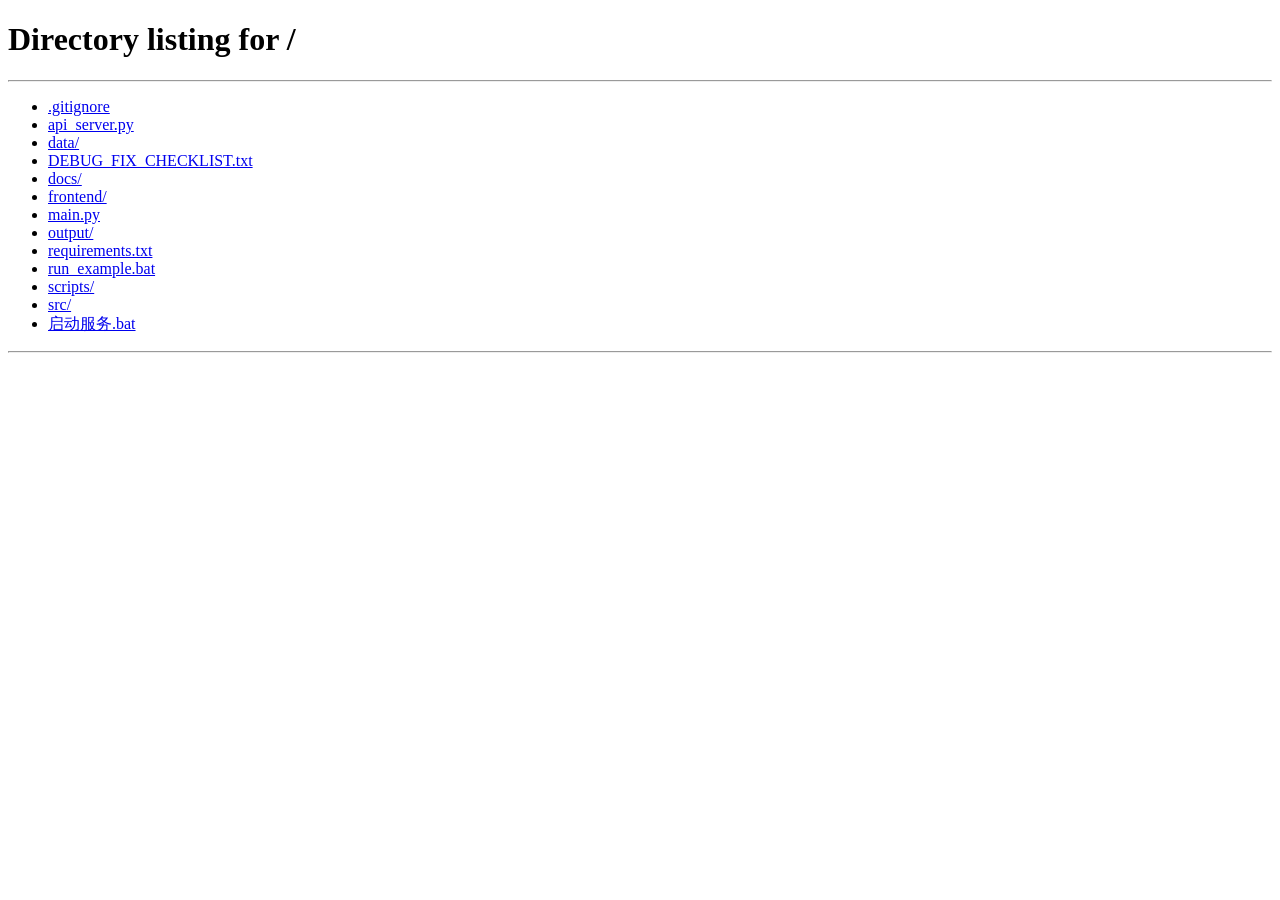
<file: frontend/index.html>
<!DOCTYPE html>
<html lang="zh-CN">
  <head>
    <meta charset="utf-8" />
    <title>重定向</title>
    <meta http-equiv="refresh" content="0;url=/" />
  </head>
  <body>
    <p>请使用 <code>py -3 api_server.py</code> 后访问 <a href="/">应用首页</a>。</p>
  </body>
</html>
</file>
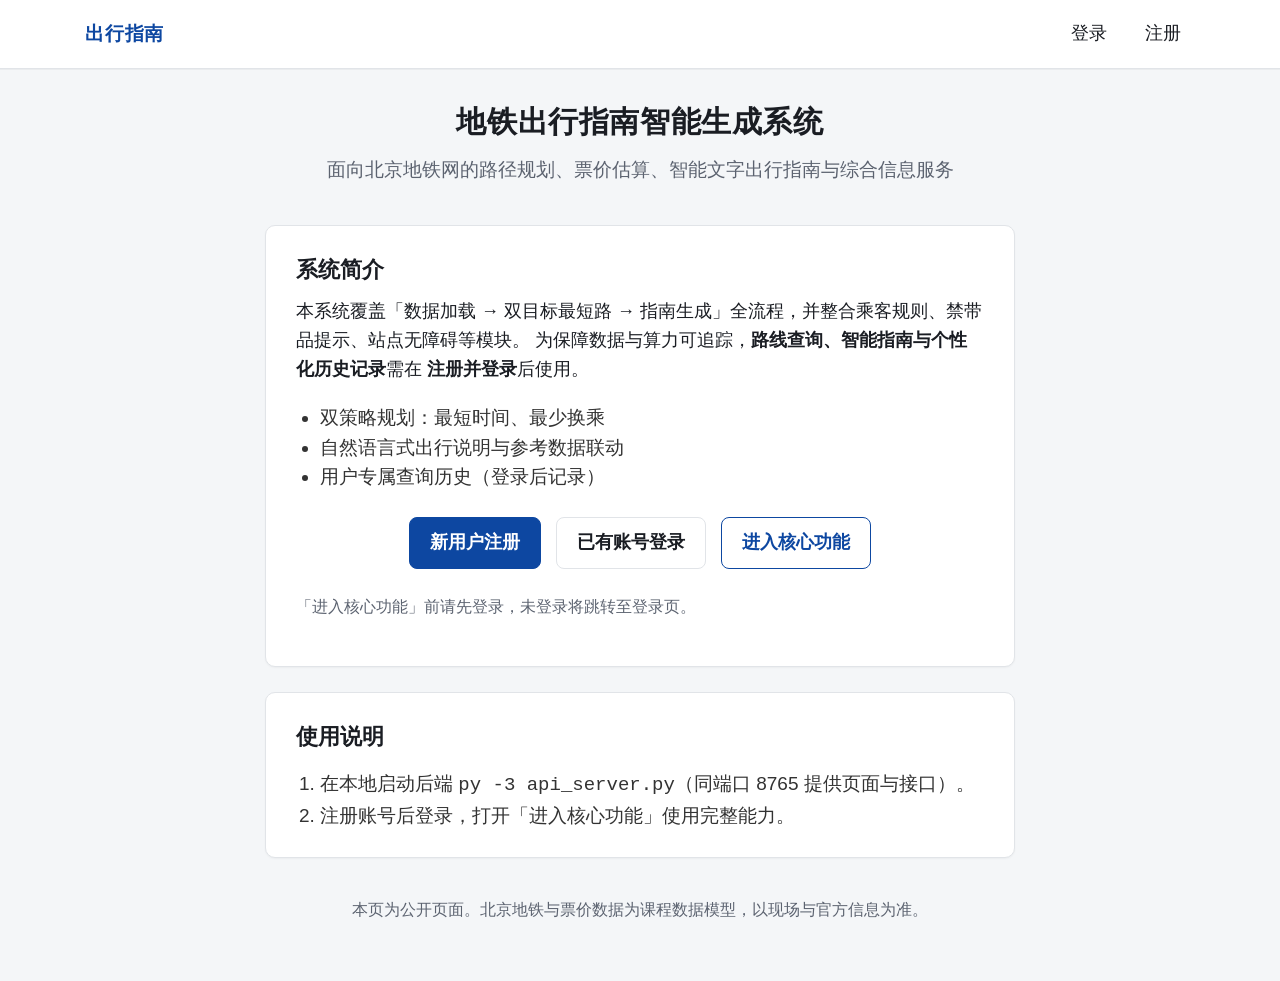
<file: frontend/home.html>
<!DOCTYPE html>
<html lang="zh-CN">
  <head>
    <meta charset="utf-8" />
    <meta name="viewport" content="width=device-width, initial-scale=1" />
    <title>地铁出行指南智能生成系统</title>
    <link rel="stylesheet" href="css/style.css" />
  </head>
  <body>
    <nav class="top-nav" aria-label="主导航">
      <div class="top-nav__inner">
        <span class="top-nav__brand">出行指南</span>
        <div class="top-nav__links">
          <a href="/login.html">登录</a>
          <a href="/register.html">注册</a>
        </div>
      </div>
    </nav>

    <div class="page home-wrap">
      <header class="hero home-hero">
        <h1>地铁出行指南智能生成系统</h1>
        <p>面向北京地铁网的路径规划、票价估算、智能文字出行指南与综合信息服务</p>
      </header>

      <section class="card home-intro">
        <h2 class="section-title" style="border: none; padding: 0">系统简介</h2>
        <p class="section-lead" style="color: var(--text)">
          本系统覆盖「数据加载 → 双目标最短路 → 指南生成」全流程，并整合乘客规则、禁带品提示、站点无障碍等模块。
          为保障数据与算力可追踪，<strong>路线查询、智能指南与个性化历史记录</strong>需在
          <strong>注册并登录</strong>后使用。
        </p>
        <ul class="home-list">
          <li>双策略规划：最短时间、最少换乘</li>
          <li>自然语言式出行说明与参考数据联动</li>
          <li>用户专属查询历史（登录后记录）</li>
        </ul>
        <div class="home-cta">
          <a class="button-link primary" href="/register.html">新用户注册</a>
          <a class="button-link" href="/login.html">已有账号登录</a>
          <a class="button-link accent-outline" href="/app.html">进入核心功能</a>
        </div>
        <p class="section-lead" style="margin-top: 1.25rem; font-size: 0.8rem">「进入核心功能」前请先登录，未登录将跳转至登录页。</p>
      </section>

      <section class="card home-intro">
        <h2 class="section-title" style="border: none; padding: 0">使用说明</h2>
        <ol class="home-list" style="list-style: decimal">
          <li>在本地启动后端 <code>py -3 api_server.py</code>（同端口 8765 提供页面与接口）。</li>
          <li>注册账号后登录，打开「进入核心功能」使用完整能力。</li>
        </ol>
      </section>

      <footer class="note">本页为公开页面。北京地铁与票价数据为课程数据模型，以现场与官方信息为准。</footer>
    </div>
  </body>
</html>
</file>
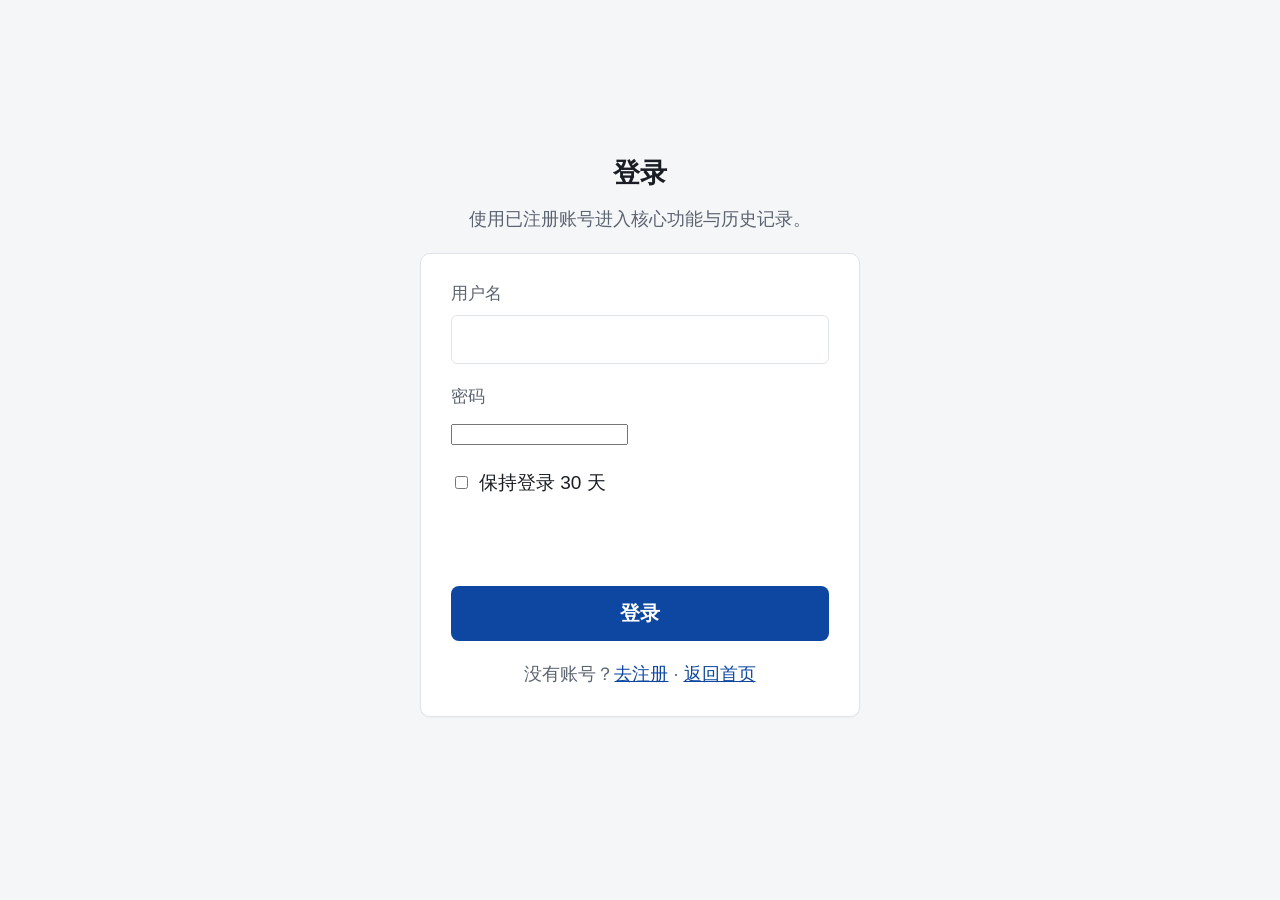
<file: frontend/login.html>
<!DOCTYPE html>
<html lang="zh-CN">
  <head>
    <meta charset="utf-8" />
    <meta name="viewport" content="width=device-width, initial-scale=1" />
    <title>登录 — 地铁出行指南</title>
    <link rel="stylesheet" href="css/style.css" />
  </head>
  <body class="auth-page">
    <div class="page auth-page-inner">
      <h1 class="auth-title">登录</h1>
      <p class="section-lead" style="text-align: center; margin-top: 0">使用已注册账号进入核心功能与历史记录。</p>

      <section class="card" style="max-width: 22rem; margin: 0 auto">
        <form id="formLogin" class="form-grid" novalidate>
          <div>
            <label for="username">用户名</label>
            <input type="text" id="username" name="username" required autocomplete="username" />
          </div>
          <div>
            <label for="password">密码</label>
            <input type="password" id="password" name="password" required autocomplete="current-password" />
          </div>
          <div class="radios" style="padding: 0">
            <label><input type="checkbox" id="remember" name="remember" /> 保持登录 30 天</label>
          </div>
          <div class="ref-status" id="loginStatus" role="status"></div>
          <button type="submit" class="primary" id="btnLogin">登录</button>
        </form>
        <p class="auth-switch">
          没有账号？<a href="/register.html">去注册</a> ·
          <a href="/">返回首页</a>
        </p>
      </section>
    </div>
    <script src="js/api-base.js"></script>
    <script src="js/login.js" defer></script>
  </body>
</html>
</file>
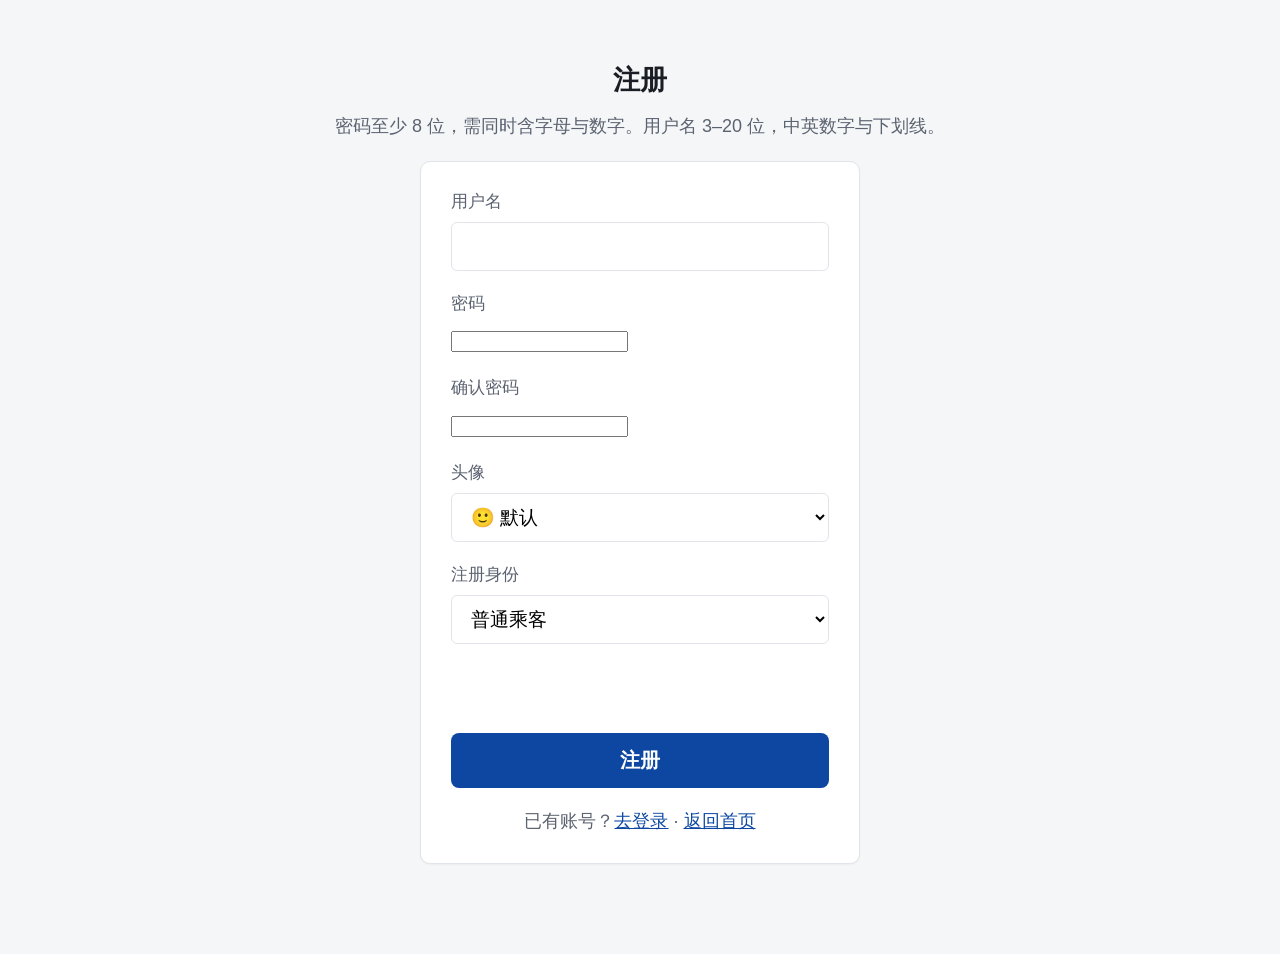
<file: frontend/register.html>
<!DOCTYPE html>
<html lang="zh-CN">
  <head>
    <meta charset="utf-8" />
    <meta name="viewport" content="width=device-width, initial-scale=1" />
    <title>注册 — 地铁出行指南</title>
    <link rel="stylesheet" href="css/style.css" />
  </head>
  <body class="auth-page">
    <div class="page auth-page-inner">
      <h1 class="auth-title">注册</h1>
      <p class="section-lead" style="text-align: center; margin-top: 0">密码至少 8 位，需同时含字母与数字。用户名 3–20 位，中英数字与下划线。</p>

      <section class="card" style="max-width: 22rem; margin: 0 auto">
        <form id="formReg" class="form-grid" novalidate>
          <div>
            <label for="username">用户名</label>
            <input type="text" id="username" name="username" required autocomplete="username" />
          </div>
          <div>
            <label for="password">密码</label>
            <input type="password" id="password" name="password" required autocomplete="new-password" />
          </div>
          <div>
            <label for="password2">确认密码</label>
            <input type="password" id="password2" name="password2" required autocomplete="new-password" />
          </div>
          <div>
            <label for="avatar">头像</label>
            <select id="avatar" name="avatar">
              <option value="🙂" selected>🙂 默认</option>
              <option value="😎">😎 酷酷的</option>
              <option value="🧑‍💻">🧑‍💻 技术向</option>
              <option value="🚇">🚇 地铁控</option>
              <option value="🧭">🧭 探索者</option>
              <option value="🌟">🌟 闪亮</option>
              <option value="🐼">🐼 熊猫</option>
              <option value="🦊">🦊 小狐狸</option>
            </select>
          </div>
          <div>
            <label for="role">注册身份</label>
            <select id="role" name="role">
              <option value="passenger" selected>普通乘客</option>
              <option value="admin">管理员</option>
            </select>
          </div>
          <div class="ref-status" id="regStatus" role="status"></div>
          <button type="submit" class="primary" id="btnReg">注册</button>
        </form>
        <p class="auth-switch">
          已有账号？<a href="/login.html">去登录</a> ·
          <a href="/">返回首页</a>
        </p>
      </section>
    </div>
    <script src="js/api-base.js"></script>
    <script src="js/register.js" defer></script>
  </body>
</html>
</file>
<file: frontend/css/style.css>
/* 地铁出行指南智能生成 — 简洁单页 */
:root {
  --bg: #f4f6f8;
  --card: #fff;
  --text: #1a1d23;
  --muted: #5c6370;
  --accent: #0d47a1;
  --accent-soft: #e3f0ff;
  --line: #e1e4e8;
  --danger: #b71c1c;
  --ok: #1b5e20;
  font-synthesis: weight style;
}

* {
  box-sizing: border-box;
}

html {
  font-size: 20px;
  scroll-padding-top: 4.5rem;
}

body {
  margin: 0;
  min-height: 100vh;
  font-family: "Segoe UI", "PingFang SC", "Hiragino Sans GB", "Microsoft YaHei", sans-serif;
  background: var(--bg);
  color: var(--text);
  line-height: 1.55;
  transition: background-color 0.25s ease, color 0.25s ease;
}

body[data-guide-mode="commute"] {
  --accent: #0d47a1;
  --accent-soft: #e3f0ff;
}

body[data-guide-mode="tour"] {
  --accent: #6a1b9a;
  --accent-soft: #f4e8ff;
}

body[data-guide-mode="senior"] {
  --accent: #2e7d32;
  --accent-soft: #e9f7ea;
}

body[data-guide-mode="rush"] {
  --accent: #ef6c00;
  --accent-soft: #fff1e5;
}

.skip-link {
  position: absolute;
  left: -9999px;
  z-index: 100;
  padding: 0.5rem 1rem;
  background: var(--accent);
  color: #fff;
  text-decoration: none;
  border-radius: 0 0 4px 0;
}

.sr-only {
  position: absolute;
  width: 1px;
  height: 1px;
  padding: 0;
  margin: -1px;
  overflow: hidden;
  clip: rect(0, 0, 0, 0);
  white-space: nowrap;
  border: 0;
}

.skip-link:focus {
  left: 0;
  top: 0;
}

.top-nav {
  position: sticky;
  top: 0;
  z-index: 50;
  background: rgba(255, 255, 255, 0.95);
  backdrop-filter: blur(6px);
  border-bottom: 1px solid var(--line);
  box-shadow: 0 1px 0 rgba(0, 0, 0, 0.04);
}

.top-nav__inner {
  max-width: 58rem;
  margin: 0 auto;
  padding: 0.65rem 1.25rem;
  display: flex;
  flex-wrap: wrap;
  align-items: center;
  justify-content: space-between;
  gap: 0.75rem;
}

.top-nav__brand {
  font-weight: 700;
  font-size: 0.95rem;
  color: var(--accent);
  letter-spacing: 0.04em;
}

.top-nav__links {
  display: flex;
  flex-wrap: wrap;
  gap: 0.35rem 0.5rem;
}

.top-nav__links a {
  color: var(--text);
  text-decoration: none;
  font-size: 0.9rem;
  padding: 0.35rem 0.7rem;
  border-radius: 6px;
  transition: background 0.15s, color 0.15s;
}

.top-nav__links a:hover {
  background: var(--accent-soft);
  color: var(--accent);
}

.page {
  max-width: 58rem;
  margin: 0 auto;
  padding: 1.5rem 1.25rem 3rem;
}

.section-anchor {
  scroll-margin-top: 4.25rem;
}

.section-title,
.block-title {
  font-size: 1.1rem;
  font-weight: 600;
  margin: 0 0 0.5rem;
  color: var(--text);
  border-left: 4px solid var(--accent);
  padding-left: 0.6rem;
  transition: border-left-color 0.25s ease, color 0.25s ease;
}

.section-lead {
  font-size: 0.9rem;
  color: var(--muted);
  margin: 0 0 1rem;
  line-height: 1.6;
}

.scene-focus-panel {
  border-left: 4px solid var(--accent);
  background: var(--accent-soft);
  border-radius: 6px;
  padding: 0.55rem 0.7rem;
  color: var(--accent);
  font-weight: 600;
  transition: background-color 0.25s ease, border-left-color 0.25s ease, color 0.25s ease;
  animation: scenePulse 2.8s ease-in-out infinite;
}

@keyframes scenePulse {
  0%,
  100% {
    box-shadow: 0 0 0 0 rgba(0, 0, 0, 0);
    transform: translateY(0);
  }
  50% {
    box-shadow: 0 0 0 4px color-mix(in srgb, var(--accent) 12%, transparent);
    transform: translateY(-1px);
  }
}

.ref-status {
  font-size: 0.85rem;
  color: var(--muted);
  min-height: 1.2rem;
  margin-bottom: 0.75rem;
}

.ref-status.is-error {
  color: var(--danger);
}

#guide-a11y .section-lead.is-error,
.section-lead.is-error {
  color: var(--danger);
}

header.hero {
  text-align: center;
  margin-bottom: 2rem;
}

header.hero h1 {
  font-size: 1.5rem;
  font-weight: 600;
  margin: 0 0 0.5rem;
  letter-spacing: 0.02em;
}

header.hero p {
  margin: 0;
  color: var(--muted);
  font-size: 0.95rem;
}

.card {
  background: var(--card);
  border: 1px solid var(--line);
  border-radius: 10px;
  padding: 1.35rem 1.5rem;
  margin-bottom: 1.25rem;
  box-shadow: 0 1px 2px rgba(0, 0, 0, 0.04);
  transition: border-color 0.25s ease, background-color 0.25s ease;
}

.form-grid {
  display: grid;
  grid-template-columns: 1fr;
  gap: 1rem;
}

@media (min-width: 640px) {
  .form-row {
    display: grid;
    grid-template-columns: 1fr 1fr;
    gap: 1rem;
  }
}

label {
  display: block;
  font-size: 0.85rem;
  font-weight: 500;
  margin-bottom: 0.35rem;
  color: var(--muted);
}

input[type="text"] {
  width: 100%;
  padding: 0.6rem 0.75rem;
  border: 1px solid var(--line);
  border-radius: 6px;
  font-size: 1rem;
  transition: border-color 0.15s, box-shadow 0.15s;
}

input[type="text"]:focus {
  outline: none;
  border-color: var(--accent);
  box-shadow: 0 0 0 3px var(--accent-soft);
}

textarea {
  width: 100%;
  padding: 0.6rem 0.75rem;
  border: 1px solid var(--line);
  border-radius: 6px;
  font-size: 0.95rem;
  resize: vertical;
  min-height: 6rem;
  font-family: inherit;
}

select {
  width: 100%;
  padding: 0.6rem 0.75rem;
  border: 1px solid var(--line);
  border-radius: 6px;
  font-size: 0.95rem;
  background: #fff;
}

.radios {
  display: flex;
  flex-wrap: wrap;
  gap: 0.75rem 1.25rem;
  align-items: center;
  padding: 0.25rem 0;
}

.radios label {
  display: flex;
  align-items: center;
  gap: 0.4rem;
  margin: 0;
  font-size: 0.95rem;
  color: var(--text);
  cursor: pointer;
  font-weight: 400;
}

.radios input {
  cursor: pointer;
  accent-color: var(--accent);
}

.api-row {
  display: flex;
  flex-direction: column;
  gap: 0.35rem;
}

.api-row small {
  color: var(--muted);
  font-size: 0.8rem;
}

button.primary {
  width: 100%;
  padding: 0.7rem 1rem;
  font-size: 1rem;
  font-weight: 600;
  color: #fff;
  background: var(--accent);
  border: none;
  border-radius: 8px;
  cursor: pointer;
  margin-top: 0.5rem;
  transition: background-color 0.25s ease, transform 0.1s ease;
}

button.primary:hover:not(:disabled) {
  background: #0a3d8a;
}

button.primary:disabled {
  opacity: 0.65;
  cursor: not-allowed;
}

.status {
  min-height: 1.5rem;
  font-size: 0.9rem;
  margin-top: 0.5rem;
}

.status.loading {
  color: var(--accent);
}

.status.error {
  color: var(--danger);
}

.status.hint {
  color: var(--muted);
}

.metrics {
  display: grid;
  grid-template-columns: repeat(auto-fit, minmax(7rem, 1fr));
  gap: 0.75rem;
  margin-bottom: 1rem;
}

.trip-meta-cards {
  display: grid;
  grid-template-columns: 1fr;
  gap: 0.6rem;
  margin-top: 0.75rem;
}

@media (min-width: 760px) {
  .trip-meta-cards {
    grid-template-columns: repeat(3, 1fr);
  }
}

.trip-meta-card {
  border: 1px solid var(--line);
  border-radius: 8px;
  background: #fafbfc;
  padding: 0.65rem 0.75rem;
}

.trip-meta-card__label {
  font-size: 0.75rem;
  color: var(--muted);
  text-transform: uppercase;
  letter-spacing: 0.04em;
  margin-bottom: 0.25rem;
}

.trip-meta-card__value {
  font-size: 0.9rem;
  color: var(--text);
  line-height: 1.4;
  word-break: break-word;
}

.metric {
  background: var(--accent-soft);
  border-radius: 8px;
  padding: 0.75rem 0.9rem;
  text-align: center;
  transition: background-color 0.25s ease;
}

.metric .v {
  font-size: 1.35rem;
  font-weight: 700;
  color: var(--accent);
  line-height: 1.2;
  transition: color 0.25s ease;
}

.metric .k {
  font-size: 0.75rem;
  color: var(--muted);
  text-transform: uppercase;
  letter-spacing: 0.04em;
}

/* 折叠面板 — 乘车规则 */
.accordion details {
  border: 1px solid var(--line);
  border-radius: 8px;
  margin-bottom: 0.5rem;
  background: #fafbfc;
  overflow: hidden;
}

.accordion details[open] {
  background: #fff;
}

.accordion summary {
  list-style: none;
  padding: 0.75rem 1rem;
  cursor: pointer;
  font-weight: 600;
  font-size: 0.95rem;
  user-select: none;
}

.accordion summary::-webkit-details-marker {
  display: none;
}

.accordion summary::after {
  content: "＋";
  float: right;
  color: var(--muted);
  font-weight: 400;
}

.accordion details[open] summary::after {
  content: "－";
}

.accordion .acc-sum {
  display: block;
  font-size: 0.8rem;
  font-weight: 400;
  color: var(--muted);
  margin-top: 0.25rem;
}

.accordion .acc-body {
  padding: 0 1rem 1rem;
  font-size: 0.9rem;
  color: #333;
  border-top: 1px solid var(--line);
  margin: 0;
  padding-top: 0.75rem;
}

/* 携带物品查询 */
.prohibited-query-row {
  display: flex;
  flex-wrap: wrap;
  gap: 0.65rem;
  align-items: center;
  margin: 0.75rem 0 1rem;
}

.prohibited-query-row button.primary {
  width: auto;
  margin-top: 0;
  flex: 0 0 auto;
}

.prohibited-query-input {
  flex: 1 1 12rem;
  min-width: 10rem;
  padding: 0.55rem 0.75rem;
  font-size: 0.95rem;
  border: 1px solid var(--line);
  border-radius: 8px;
  background: #fff;
}

.prohibited-check-result {
  margin-top: 0.5rem;
  min-height: 0;
}

.prohibited-check-result.verdict-box--muted:only-child {
  margin-top: 0.75rem;
}

.verdict-box {
  border-radius: 10px;
  padding: 1rem 1.1rem;
  border: 1px solid var(--line);
}

.verdict-box--warn {
  background: #fff8f5;
  border-color: #e8b4a4;
}

.verdict-box--ok {
  background: #f4faf6;
  border-color: #a5d6a7;
}

.verdict-box--muted {
  background: #f4f6f8;
  color: #444;
}

.verdict-summary {
  margin: 0 0 0.5rem;
  font-size: 0.95rem;
  line-height: 1.45;
}

.verdict-query {
  margin: 0 0 0.75rem;
  font-size: 0.88rem;
  color: var(--muted);
}

.verdict-footer {
  margin: 0.85rem 0 0;
  font-size: 0.78rem;
  color: var(--muted);
  line-height: 1.4;
}

.prohibited-match-card {
  margin-top: 0.75rem;
  padding: 0.75rem 0.85rem;
  background: #fff;
  border: 1px dashed var(--line);
  border-radius: 8px;
}

.prohibited-match-card h3 {
  margin: 0 0 0.4rem;
  font-size: 0.95rem;
}

.prohibited-match-card ul {
  margin: 0;
  padding-left: 1.15rem;
  font-size: 0.85rem;
  line-height: 1.45;
}

.prohibited-match-note {
  margin: 0.5rem 0 0;
  font-size: 0.8rem;
  color: var(--muted);
}

.prohibited-hit {
  background: #fff59d;
  padding: 0 0.15em;
  border-radius: 2px;
}

.prohibited-details {
  margin-top: 1.25rem;
  padding: 0.5rem 0;
  border-top: 1px solid var(--line);
}

.prohibited-details summary {
  cursor: pointer;
  font-weight: 600;
  color: var(--accent);
}

.prohibited-details-hint {
  margin-top: 0.75rem !important;
  font-size: 0.88rem !important;
}

/* 禁带物品网格 */
.prohibited-grid {
  display: grid;
  grid-template-columns: 1fr;
  gap: 1rem;
}

@media (min-width: 720px) {
  .prohibited-grid {
    grid-template-columns: 1fr 1fr;
  }
}

.pitem-card {
  border-radius: 10px;
  border: 1px solid var(--line);
  padding: 1rem 1.1rem 1.1rem;
  background: #fff;
  position: relative;
  overflow: hidden;
}

.pitem-card::before {
  content: "";
  position: absolute;
  left: 0;
  top: 0;
  bottom: 0;
  width: 5px;
  border-radius: 10px 0 0 10px;
}

.pitem-card--hazard::before {
  background: #c62828;
}

.pitem-card--weapon::before {
  background: #5d4037;
}

.pitem-card--chemical::before {
  background: #1565c0;
}

.pitem-card--bio::before {
  background: #2e7d32;
}

.pitem-head {
  display: flex;
  align-items: flex-start;
  gap: 0.5rem;
  margin-bottom: 0.5rem;
}

.pitem-ico {
  font-size: 1.4rem;
  line-height: 1;
  flex-shrink: 0;
}

.pitem-titles h3 {
  margin: 0;
  font-size: 1rem;
  line-height: 1.3;
}

.pitem-titles .pitem-short {
  display: inline-block;
  font-size: 0.7rem;
  text-transform: uppercase;
  letter-spacing: 0.08em;
  color: #fff;
  padding: 0.1rem 0.4rem;
  border-radius: 3px;
  margin-top: 0.2rem;
}

.pitem-card--hazard .pitem-short {
  background: #c62828;
}

.pitem-card--weapon .pitem-short {
  background: #5d4037;
}

.pitem-card--chemical .pitem-short {
  background: #1565c0;
}

.pitem-card--bio .pitem-short {
  background: #2e7d32;
}

.pitem-card ul {
  margin: 0.35rem 0 0;
  padding-left: 1.1rem;
  font-size: 0.85rem;
  color: #333;
}

.pitem-card .pitem-ex {
  font-size: 0.82rem;
  color: var(--muted);
  font-style: italic;
  margin: 0.5rem 0 0;
  padding: 0.4rem 0.5rem;
  background: #f4f6f8;
  border-radius: 4px;
}

.pitem-foot {
  font-size: 0.8rem;
  color: var(--muted);
  margin-top: 0.65rem;
  border-top: 1px dashed var(--line);
  padding-top: 0.5rem;
}

.prohibited-page-foot {
  font-size: 0.8rem;
  color: var(--muted);
  margin-top: 1.25rem;
  padding: 0.6rem 0.75rem;
  background: #f4f6f8;
  border-radius: 6px;
}

/* 结果区无障碍网格 */
.a11y-grid {
  display: grid;
  grid-template-columns: 1fr;
  gap: 0.85rem;
}

@media (min-width: 600px) {
  .a11y-grid {
    grid-template-columns: repeat(2, 1fr);
  }
}

@media (min-width: 960px) {
  .a11y-grid {
    grid-template-columns: repeat(3, 1fr);
  }
}

.a11y-card {
  border: 1px solid var(--line);
  border-radius: 8px;
  padding: 0.9rem 1rem;
  background: #fcfdff;
}

.a11y-card__head {
  display: flex;
  flex-wrap: wrap;
  align-items: center;
  justify-content: space-between;
  gap: 0.4rem;
  margin-bottom: 0.5rem;
  border-bottom: 1px solid var(--line);
  padding-bottom: 0.4rem;
}

.a11y-card__head strong {
  font-size: 1.05rem;
}

.role-pill {
  font-size: 0.7rem;
  text-transform: uppercase;
  padding: 0.15rem 0.5rem;
  border-radius: 99px;
  background: #eceff1;
  color: #37474f;
  font-weight: 600;
  letter-spacing: 0.04em;
}

.role-pill--start {
  background: #e3f2fd;
  color: #0d47a1;
}

.role-pill--end {
  background: #e8f5e9;
  color: #1b5e20;
}

.role-pill--xfer {
  background: #fff3e0;
  color: #e65100;
}

.role-pill--via {
  background: #f3e5f5;
  color: #4a148c;
}

.a11y-dl {
  margin: 0;
  display: grid;
  gap: 0.4rem;
}

.a11y-dl div {
  display: grid;
  grid-template-columns: 5.5rem 1fr;
  gap: 0.35rem;
  font-size: 0.82rem;
  align-items: start;
}

@media (max-width: 420px) {
  .a11y-dl div {
    grid-template-columns: 1fr;
  }
}

.a11y-dl dt {
  margin: 0;
  color: var(--muted);
  font-weight: 500;
}

.a11y-dl dd {
  margin: 0;
  color: #333;
}

.a11y-row-focus .a11y-focus-key {
  color: var(--accent);
  font-weight: 700;
  transition: color 0.25s ease;
}

.a11y-row-focus .a11y-focus-value {
  border-left: 3px solid var(--accent);
  padding-left: 0.4rem;
  background: var(--accent-soft);
  border-radius: 4px;
  transition: border-left-color 0.25s ease, background-color 0.25s ease;
}

.route-steps {
  list-style: none;
  margin: 0;
  padding: 0;
  max-height: 18rem;
  overflow: auto;
  border: 1px solid var(--line);
  border-radius: 8px;
  background: #fafbfc;
}

.route-steps li {
  display: flex;
  align-items: flex-start;
  gap: 0.6rem;
  padding: 0.45rem 0.75rem;
  font-size: 0.9rem;
  border-bottom: 1px solid var(--line);
}

.route-steps li:last-child {
  border-bottom: none;
}

.route-steps .i {
  flex-shrink: 0;
  width: 1.4rem;
  text-align: right;
  color: var(--muted);
  font-variant-numeric: tabular-nums;
}

.badge {
  display: inline-block;
  background: #263238;
  color: #fff;
  font-size: 0.72rem;
  padding: 0.12rem 0.4rem;
  border-radius: 4px;
  margin-right: 0.25rem;
  vertical-align: middle;
  white-space: nowrap;
}

.guide {
  font-size: 0.9rem;
  color: #333;
  white-space: pre-wrap;
  word-break: break-word;
  line-height: 1.6;
  margin: 0;
  padding: 0.9rem 1rem;
  background: #fafbfc;
  border-radius: 8px;
  border: 1px solid var(--line);
  max-height: 28rem;
  overflow: auto;
}

.alternatives-grid {
  display: grid;
  grid-template-columns: 1fr;
  gap: 0.75rem;
}

@media (min-width: 760px) {
  .alternatives-grid {
    grid-template-columns: 1fr 1fr;
  }
}

.alt-card {
  border: 1px solid var(--line);
  border-radius: 8px;
  background: #fafbfc;
  padding: 0.8rem 0.9rem;
}

.alt-card h3 {
  margin: 0 0 0.4rem;
  font-size: 0.95rem;
}

.alt-metrics {
  display: flex;
  gap: 0.6rem;
  flex-wrap: wrap;
  font-size: 0.82rem;
  color: var(--muted);
}

.scenario-highlights {
  display: grid;
  grid-template-columns: 1fr;
  gap: 0.65rem;
}

@media (min-width: 760px) {
  .scenario-highlights {
    grid-template-columns: 1fr 1fr;
  }
}

.scenario-card {
  border: 1px solid var(--line);
  border-left: 4px solid var(--accent);
  border-radius: 8px;
  background: #fafbfc;
  padding: 0.7rem 0.8rem;
}

.scenario-card p {
  margin: 0;
  font-size: 0.9rem;
  color: #2b2f36;
  line-height: 1.5;
}

.scenario-highlights--commute .scenario-card {
  border-left-color: #1565c0;
  background: #f4f9ff;
}

.scenario-highlights--tour .scenario-card {
  border-left-color: #6a1b9a;
  background: #faf5ff;
}

.scenario-highlights--senior .scenario-card {
  border-left-color: #2e7d32;
  background: #f4fbf4;
}

.scenario-highlights--rush .scenario-card {
  border-left-color: #ef6c00;
  background: #fff8f1;
}

.runtime-list {
  display: grid;
  grid-template-columns: 1fr;
  gap: 0.5rem;
}

.runtime-item {
  border: 1px solid var(--line);
  border-radius: 6px;
  padding: 0.55rem 0.7rem;
  background: #fff;
  font-size: 0.88rem;
}

.runtime-item--crowded {
  border-left: 4px solid #ef6c00;
}

.runtime-item--normal {
  border-left: 4px solid #2e7d32;
}

/* 查询结果：公交/地铁式路线串站 */
.transit-root {
  display: flex;
  flex-direction: column;
  gap: 1rem;
}

.transit-leg {
  border: 1px solid var(--line);
  border-radius: 10px;
  background: linear-gradient(90deg, rgba(13, 71, 161, 0.06) 0, #fff 8px);
  padding: 0.65rem 0.75rem 0.75rem;
  overflow: hidden;
}

.transit-leg__head {
  display: flex;
  align-items: center;
  margin-bottom: 0.5rem;
}

.transit-line-badge {
  display: inline-block;
  font-size: 0.8rem;
  font-weight: 600;
  color: #fff;
  background: var(--accent);
  padding: 0.2rem 0.5rem;
  border-radius: 4px;
  letter-spacing: 0.02em;
}

.transit-station-strip {
  font-size: 0.9rem;
  line-height: 1.75;
  color: #222;
  word-break: break-all;
}

.transit-station {
  color: var(--text);
}

.transit-arrow {
  color: var(--muted);
  font-weight: 500;
  margin: 0 0.1em;
}

/* 合并运营面板 */
.op-query-line {
  font-size: 0.9rem;
  margin: 0 0 0.5rem;
  color: var(--text);
}

.op-subtitle {
  font-size: 0.95rem;
  font-weight: 600;
  margin: 1rem 0 0.4rem;
  color: var(--text);
  border-left: 3px solid var(--accent);
  padding-left: 0.5rem;
}

.data-table tr.op-row--closed {
  color: var(--danger);
  background: rgba(183, 28, 28, 0.05);
  font-weight: 600;
}

.data-table tr.op-row--closed td {
  color: var(--danger);
}

.empty-panel {
  text-align: center;
  color: var(--muted);
  padding: 1.5rem 1rem;
  font-size: 0.95rem;
}

.spinner {
  display: inline-block;
  width: 1em;
  height: 1em;
  border: 2px solid var(--line);
  border-top-color: var(--accent);
  border-radius: 50%;
  animation: spin 0.7s linear infinite;
  vertical-align: middle;
  margin-right: 0.35em;
}

@keyframes spin {
  to {
    transform: rotate(360deg);
  }
}

footer.note {
  margin-top: 2rem;
  text-align: center;
  font-size: 0.8rem;
  color: var(--muted);
}

.hidden {
  display: none !important;
}

#resultSection:not([aria-hidden="true"]) {
  content-visibility: auto;
}

/* 结果区内卡片竖排；智能对比时通过 order 将「备选方案」提前到「行程概览」之上 */
#resultSection {
  display: flex;
  flex-direction: column;
  gap: 1.25rem;
}

#resultSection > .card {
  margin-bottom: 0;
}

#resultSection.result-section--compare-alts-top #resultAlternatives {
  order: 0;
}
#resultSection.result-section--compare-alts-top #resultTrip {
  order: 1;
}
#resultSection.result-section--compare-alts-top #resultRoute {
  order: 2;
}
#resultSection.result-section--compare-alts-top #resultRecommend {
  order: 3;
}
#resultSection.result-section--compare-alts-top #routeOpStatusPanel {
  order: 4;
}
#resultSection.result-section--compare-alts-top #result-a11y {
  order: 5;
}
#resultSection.result-section--compare-alts-top #resultGuide {
  order: 6;
}

/* 首页、登录/注册、个人中心 */
.home-wrap {
  max-width: 40rem;
}

.home-hero h1 {
  font-size: 1.45rem;
}

.home-intro .home-list,
.home-list {
  margin: 0.75rem 0 0;
  padding-left: 1.2rem;
  color: #333;
  font-size: 0.95rem;
}

.home-cta {
  display: flex;
  flex-wrap: wrap;
  gap: 0.5rem 0.75rem;
  margin-top: 1.25rem;
  justify-content: center;
}

.button-link {
  display: inline-block;
  padding: 0.55rem 1rem;
  border-radius: 8px;
  font-size: 0.9rem;
  font-weight: 600;
  text-decoration: none;
  border: 1px solid var(--line);
  color: var(--text);
  background: #fff;
  transition: background 0.15s, color 0.15s, border-color 0.15s;
}

.button-link:hover {
  background: var(--accent-soft);
  border-color: #90caf9;
  color: var(--accent);
}

.button-link.primary {
  background: var(--accent);
  color: #fff;
  border-color: var(--accent);
}

.button-link.primary:hover {
  background: #0a3d8a;
  color: #fff;
}

.button-link.accent-outline {
  border-color: var(--accent);
  color: var(--accent);
}

.auth-page {
  min-height: 100vh;
  display: flex;
  align-items: center;
  justify-content: center;
  padding: 1.5rem;
  background: var(--bg);
}

.auth-page-inner {
  width: 100%;
}

.auth-title {
  text-align: center;
  font-size: 1.35rem;
  margin: 0 0 0.5rem;
}

.auth-switch {
  text-align: center;
  font-size: 0.9rem;
  color: var(--muted);
  margin: 1rem 0 0;
}

.auth-switch a {
  color: var(--accent);
}

.link-btn {
  background: none;
  border: none;
  color: var(--text);
  font: inherit;
  font-size: 0.9rem;
  padding: 0.35rem 0.5rem;
  border-radius: 6px;
  cursor: pointer;
  text-decoration: none;
  display: inline;
}

.link-btn:hover {
  background: #ffebee;
  color: var(--danger);
}

.nav-user {
  font-size: 0.8rem;
  color: var(--muted);
  max-width: 8rem;
  overflow: hidden;
  text-overflow: ellipsis;
  white-space: nowrap;
}

.nav-user-wrap {
  display: inline-flex;
  align-items: center;
  gap: 0.35rem;
}

.avatar-badge {
  width: 1.6rem;
  height: 1.6rem;
  border-radius: 999px;
  border: 1px solid var(--line);
  background: #fff;
  display: inline-flex;
  align-items: center;
  justify-content: center;
  font-size: 0.95rem;
  line-height: 1;
}

.avatar-badge--large {
  width: 3.3rem;
  height: 3.3rem;
  font-size: 1.8rem;
  margin: 0 auto;
  background: var(--accent-soft);
  border-color: #cfe2ff;
}

.data-table {
  width: 100%;
  border-collapse: collapse;
  font-size: 0.8rem;
}

.data-table th,
.data-table td {
  border: 1px solid var(--line);
  padding: 0.45rem 0.5rem;
  text-align: left;
  vertical-align: top;
  word-break: break-word;
}

.data-table th {
  background: #f4f6f8;
  font-weight: 600;
  color: var(--muted);
}

.history-table-wrap {
  overflow: auto;
  max-width: 100%;
  margin-top: 0.5rem;
}

.trend-chart {
  display: grid;
  grid-template-columns: repeat(7, minmax(2.2rem, 1fr));
  gap: 0.45rem;
  align-items: end;
  min-height: 9rem;
  padding: 0.75rem;
  border: 1px solid var(--line);
  border-radius: 8px;
  background: #fafbfc;
}

.trend-bar {
  display: flex;
  flex-direction: column;
  align-items: center;
  justify-content: end;
  gap: 0.25rem;
}

.trend-bar__col {
  width: 100%;
  border-radius: 6px 6px 3px 3px;
  background: linear-gradient(180deg, #64b5f6 0%, #1976d2 100%);
  min-height: 0.2rem;
  position: relative;
  transition: transform 0.12s ease, filter 0.12s ease;
}

.trend-bar__col:hover {
  transform: translateY(-2px);
  filter: brightness(1.05);
}

.trend-bar__col::after {
  content: attr(data-tip);
  position: absolute;
  left: 50%;
  bottom: calc(100% + 6px);
  transform: translateX(-50%);
  background: rgba(20, 24, 33, 0.92);
  color: #fff;
  padding: 0.25rem 0.4rem;
  border-radius: 4px;
  font-size: 0.68rem;
  white-space: nowrap;
  opacity: 0;
  pointer-events: none;
  transition: opacity 0.12s ease;
  z-index: 2;
}

.trend-bar__col:hover::after {
  opacity: 1;
}

.trend-bar__count {
  font-size: 0.75rem;
  color: var(--muted);
  line-height: 1;
}

.trend-bar__date {
  font-size: 0.7rem;
  color: var(--muted);
  line-height: 1.1;
}
</file>
